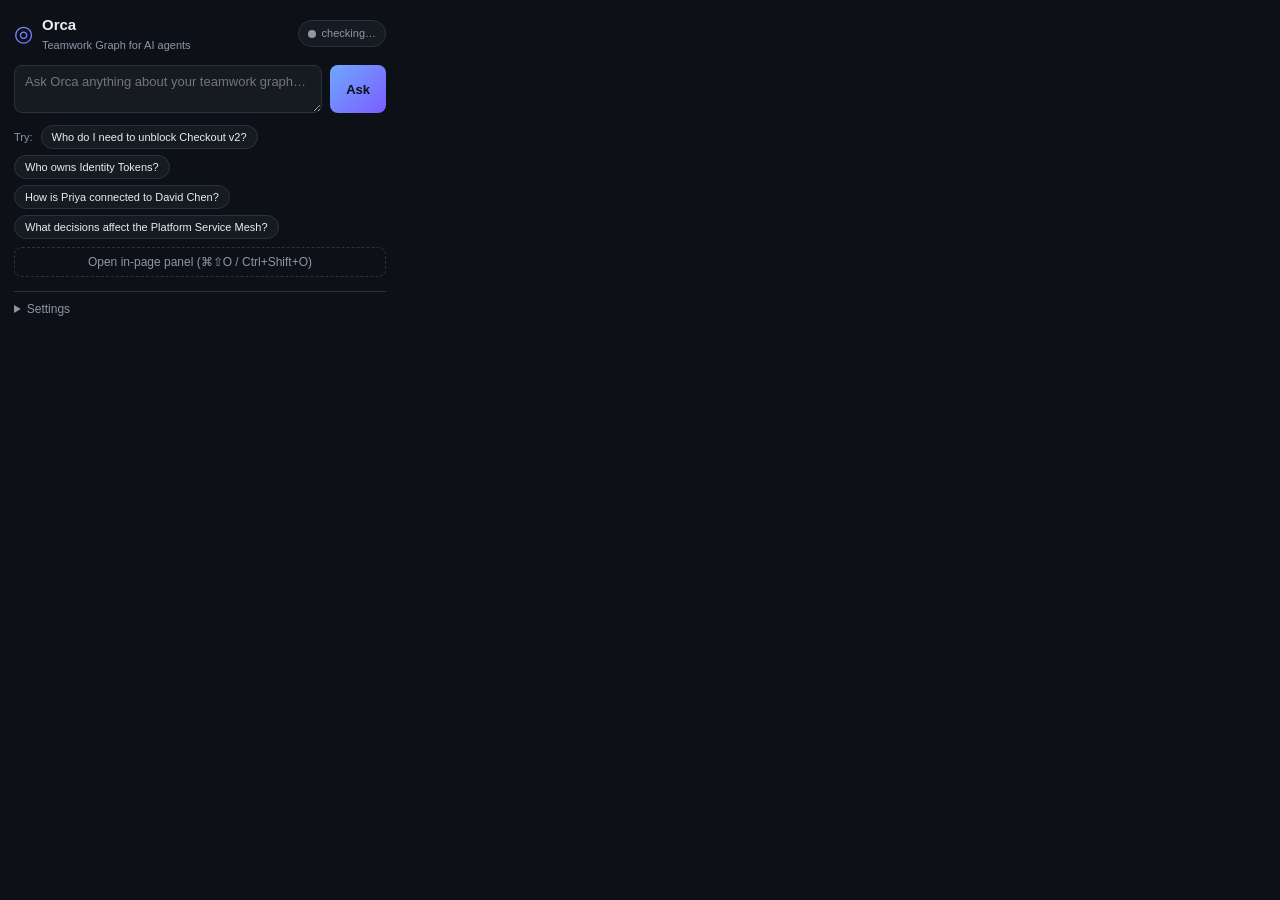
<file: extension/popup.html>
<!DOCTYPE html>
<html lang="en">
  <head>
    <meta charset="UTF-8" />
    <meta name="viewport" content="width=device-width, initial-scale=1.0" />
    <link rel="stylesheet" href="popup.css" />
    <title>Orca</title>
  </head>
  <body>
    <div class="app">
      <header class="topbar">
        <div class="brand">
          <span class="logo">◎</span>
          <div class="brand-text">
            <div class="title">Orca</div>
            <div class="subtitle">Teamwork Graph for AI agents</div>
          </div>
        </div>
        <div class="status-pill" id="statusPill" title="Backend status">
          <span class="dot" id="statusDot"></span>
          <span id="statusText">checking…</span>
        </div>
      </header>

      <div class="ask-row">
        <textarea
          id="question"
          class="question"
          rows="2"
          placeholder="Ask Orca anything about your teamwork graph…"
        ></textarea>
        <button id="askBtn" class="ask-btn">Ask</button>
      </div>

      <div class="examples" id="examples">
        <div class="examples-label">Try:</div>
        <button class="chip" data-q="Who do I need to unblock Checkout v2?">
          Who do I need to unblock Checkout v2?
        </button>
        <button class="chip" data-q="Who owns Identity Tokens?">
          Who owns Identity Tokens?
        </button>
        <button class="chip" data-q="How is Priya connected to David Chen?">
          How is Priya connected to David Chen?
        </button>
        <button class="chip" data-q="What decisions affect the Platform Service Mesh?">
          What decisions affect the Platform Service Mesh?
        </button>
      </div>

      <div class="panel-action">
        <button id="openPanelBtn" class="ghost-btn">
          Open in-page panel (⌘⇧O / Ctrl+Shift+O)
        </button>
      </div>

      <div id="result" class="result" hidden></div>

      <details class="settings">
        <summary>Settings</summary>
        <label class="settings-label" for="baseUrl">Backend base URL</label>
        <div class="settings-row">
          <input
            id="baseUrl"
            class="settings-input"
            type="text"
            placeholder="http://127.0.0.1:8000"
          />
          <button id="saveUrlBtn" class="ghost-btn small">Save</button>
        </div>
        <div class="settings-hint" id="settingsHint"></div>
      </details>
    </div>

    <script src="lib/markdown.js"></script>
    <script src="lib/render.js"></script>
    <script src="popup.js"></script>
  </body>
</html>
</file>
<file: extension/popup.css>
:root {
  --bg: #0d1117;
  --bg-elev: #161b22;
  --bg-elev-2: #1c2230;
  --border: #2a3340;
  --text: #e6edf3;
  --text-dim: #8b97a7;
  --accent: #6ea8fe;
  --accent-2: #7c5cff;
  --good: #3fb950;
  --warn: #d29922;
  --bad: #f85149;
  --refuse-bg: #2a1416;
  --refuse-border: #67272a;
}

* {
  box-sizing: border-box;
}

html,
body {
  margin: 0;
  padding: 0;
}

body {
  width: 400px;
  background: var(--bg);
  color: var(--text);
  font-family: -apple-system, BlinkMacSystemFont, "Segoe UI", Roboto, Helvetica,
    Arial, sans-serif;
  font-size: 13px;
  line-height: 1.5;
}

.app {
  padding: 14px;
}

.topbar {
  display: flex;
  align-items: center;
  justify-content: space-between;
  margin-bottom: 12px;
}

.brand {
  display: flex;
  align-items: center;
  gap: 9px;
}

.logo {
  font-size: 22px;
  background: linear-gradient(135deg, var(--accent), var(--accent-2));
  -webkit-background-clip: text;
  background-clip: text;
  -webkit-text-fill-color: transparent;
}

.title {
  font-weight: 700;
  font-size: 15px;
}

.subtitle {
  font-size: 11px;
  color: var(--text-dim);
}

.status-pill {
  display: flex;
  align-items: center;
  gap: 6px;
  background: var(--bg-elev);
  border: 1px solid var(--border);
  border-radius: 999px;
  padding: 4px 9px;
  font-size: 11px;
  color: var(--text-dim);
}

.dot {
  width: 8px;
  height: 8px;
  border-radius: 50%;
  background: var(--text-dim);
}

.dot.ok {
  background: var(--good);
  box-shadow: 0 0 6px var(--good);
}

.dot.down {
  background: var(--bad);
  box-shadow: 0 0 6px var(--bad);
}

.ask-row {
  display: flex;
  gap: 8px;
  align-items: stretch;
}

.question {
  flex: 1;
  resize: vertical;
  min-height: 42px;
  background: var(--bg-elev);
  color: var(--text);
  border: 1px solid var(--border);
  border-radius: 8px;
  padding: 8px 10px;
  font-family: inherit;
  font-size: 13px;
}

.question:focus {
  outline: none;
  border-color: var(--accent);
}

.ask-btn {
  background: linear-gradient(135deg, var(--accent), var(--accent-2));
  color: #0d1117;
  font-weight: 700;
  border: none;
  border-radius: 8px;
  padding: 0 16px;
  cursor: pointer;
  font-size: 13px;
}

.ask-btn:disabled {
  opacity: 0.5;
  cursor: default;
}

.examples {
  margin: 12px 0 4px;
  display: flex;
  flex-wrap: wrap;
  gap: 6px;
  align-items: center;
}

.examples-label {
  color: var(--text-dim);
  font-size: 11px;
  margin-right: 2px;
}

.chip {
  background: var(--bg-elev);
  color: var(--text);
  border: 1px solid var(--border);
  border-radius: 999px;
  padding: 5px 10px;
  font-size: 11px;
  cursor: pointer;
  text-align: left;
}

.chip:hover {
  border-color: var(--accent);
  color: var(--accent);
}

.panel-action {
  margin: 8px 0;
}

.ghost-btn {
  width: 100%;
  background: transparent;
  color: var(--text-dim);
  border: 1px dashed var(--border);
  border-radius: 8px;
  padding: 7px;
  cursor: pointer;
  font-size: 12px;
}

.ghost-btn:hover {
  color: var(--text);
  border-color: var(--accent);
}

.ghost-btn.small {
  width: auto;
  padding: 6px 12px;
  border-style: solid;
}

.result {
  margin-top: 10px;
  background: var(--bg-elev);
  border: 1px solid var(--border);
  border-radius: 10px;
  padding: 12px;
}

.result.refused {
  background: var(--refuse-bg);
  border-color: var(--refuse-border);
}

.result .refused-badge {
  display: inline-block;
  background: var(--bad);
  color: #fff;
  font-size: 10px;
  font-weight: 700;
  letter-spacing: 0.04em;
  text-transform: uppercase;
  padding: 2px 7px;
  border-radius: 4px;
  margin-bottom: 8px;
}

.answer-md {
  font-size: 13px;
}

.answer-md p {
  margin: 0 0 8px;
}

.answer-md ul,
.answer-md ol {
  margin: 0 0 8px;
  padding-left: 20px;
}

.answer-md code {
  background: var(--bg-elev-2);
  padding: 1px 5px;
  border-radius: 4px;
  font-size: 12px;
}

.answer-md pre {
  background: var(--bg-elev-2);
  padding: 9px;
  border-radius: 6px;
  overflow-x: auto;
}

.answer-md a {
  color: var(--accent);
}

.meta-grid {
  display: flex;
  gap: 8px;
  flex-wrap: wrap;
  margin: 4px 0 10px;
}

.tag {
  font-size: 10px;
  color: var(--text-dim);
  background: var(--bg-elev-2);
  border: 1px solid var(--border);
  border-radius: 5px;
  padding: 2px 7px;
}

.section {
  margin-top: 12px;
}

.section-title {
  font-size: 11px;
  text-transform: uppercase;
  letter-spacing: 0.05em;
  color: var(--text-dim);
  margin-bottom: 6px;
}

.confidence {
  margin: 4px 0 2px;
}

.confidence-bar {
  height: 7px;
  background: var(--bg-elev-2);
  border-radius: 999px;
  overflow: hidden;
}

.confidence-fill {
  height: 100%;
  border-radius: 999px;
  background: linear-gradient(90deg, var(--accent), var(--accent-2));
  transition: width 0.4s ease;
}

.confidence-label {
  font-size: 11px;
  color: var(--text-dim);
  margin-top: 3px;
}

.trace {
  margin: 0;
  padding-left: 0;
  list-style: none;
  counter-reset: step;
}

.trace li {
  position: relative;
  padding: 4px 0 4px 26px;
  font-size: 12px;
  color: var(--text);
}

.trace li::before {
  counter-increment: step;
  content: counter(step);
  position: absolute;
  left: 0;
  top: 3px;
  width: 18px;
  height: 18px;
  background: var(--bg-elev-2);
  border: 1px solid var(--border);
  border-radius: 50%;
  font-size: 10px;
  color: var(--accent);
  display: flex;
  align-items: center;
  justify-content: center;
}

.citation {
  background: var(--bg-elev-2);
  border: 1px solid var(--border);
  border-radius: 8px;
  padding: 8px 10px;
  margin-bottom: 7px;
}

.citation-head {
  display: flex;
  justify-content: space-between;
  gap: 8px;
  align-items: baseline;
}

.citation-label {
  font-weight: 600;
  font-size: 12px;
}

.citation-n {
  color: var(--accent);
  font-weight: 700;
  margin-right: 4px;
}

.citation-meta {
  font-size: 10px;
  color: var(--text-dim);
  white-space: nowrap;
}

.citation-excerpt {
  font-size: 11px;
  color: var(--text-dim);
  margin-top: 5px;
  border-left: 2px solid var(--border);
  padding-left: 8px;
}

.error {
  color: var(--bad);
  font-size: 12px;
}

.loading {
  color: var(--text-dim);
  font-size: 12px;
  display: flex;
  align-items: center;
  gap: 8px;
}

.spinner {
  width: 14px;
  height: 14px;
  border: 2px solid var(--border);
  border-top-color: var(--accent);
  border-radius: 50%;
  animation: spin 0.8s linear infinite;
}

@keyframes spin {
  to {
    transform: rotate(360deg);
  }
}

.settings {
  margin-top: 14px;
  border-top: 1px solid var(--border);
  padding-top: 8px;
}

.settings summary {
  cursor: pointer;
  color: var(--text-dim);
  font-size: 12px;
}

.settings-label {
  display: block;
  margin: 8px 0 4px;
  font-size: 11px;
  color: var(--text-dim);
}

.settings-row {
  display: flex;
  gap: 6px;
}

.settings-input {
  flex: 1;
  background: var(--bg-elev);
  color: var(--text);
  border: 1px solid var(--border);
  border-radius: 6px;
  padding: 6px 8px;
  font-size: 12px;
}

.settings-input:focus {
  outline: none;
  border-color: var(--accent);
}

.settings-hint {
  font-size: 11px;
  color: var(--good);
  margin-top: 5px;
  min-height: 14px;
}

.work-iq {
  font-size: 11px;
  color: var(--text-dim);
}

.work-iq .who {
  color: var(--text);
}
</file>
